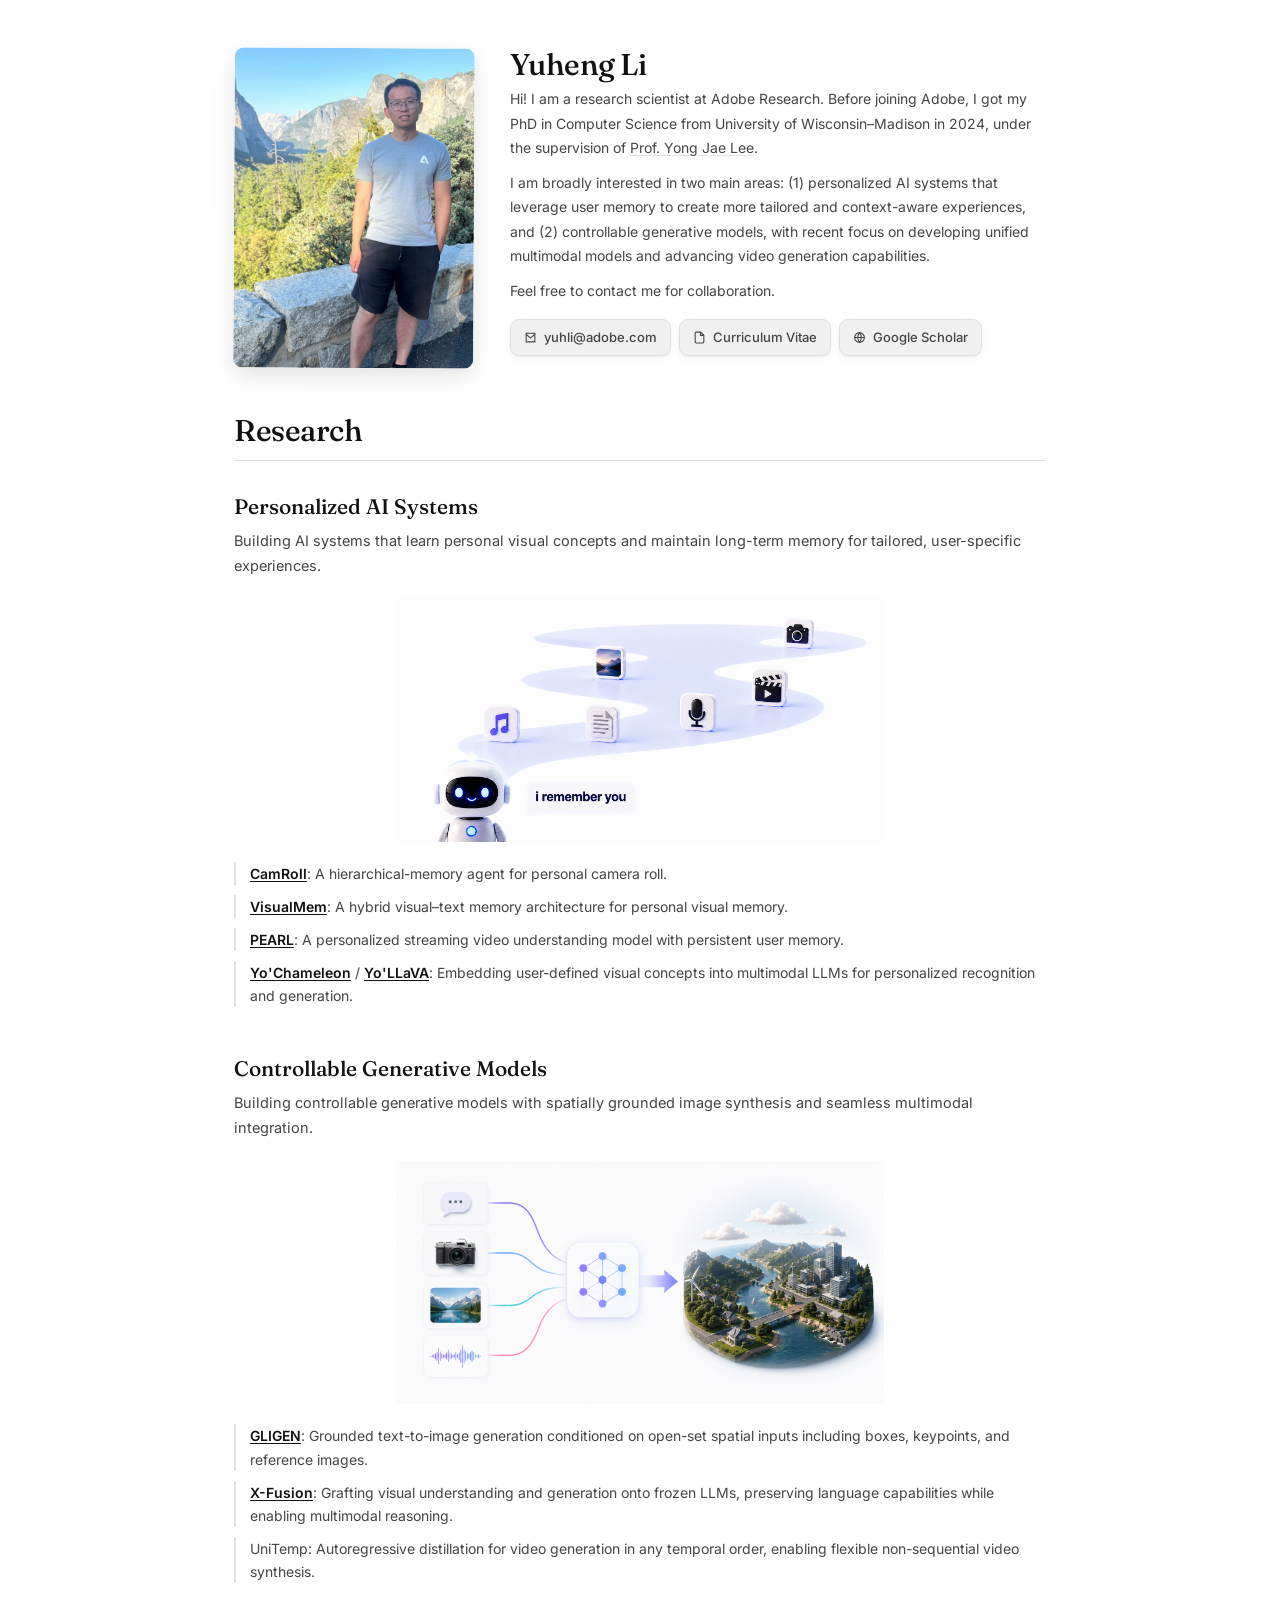
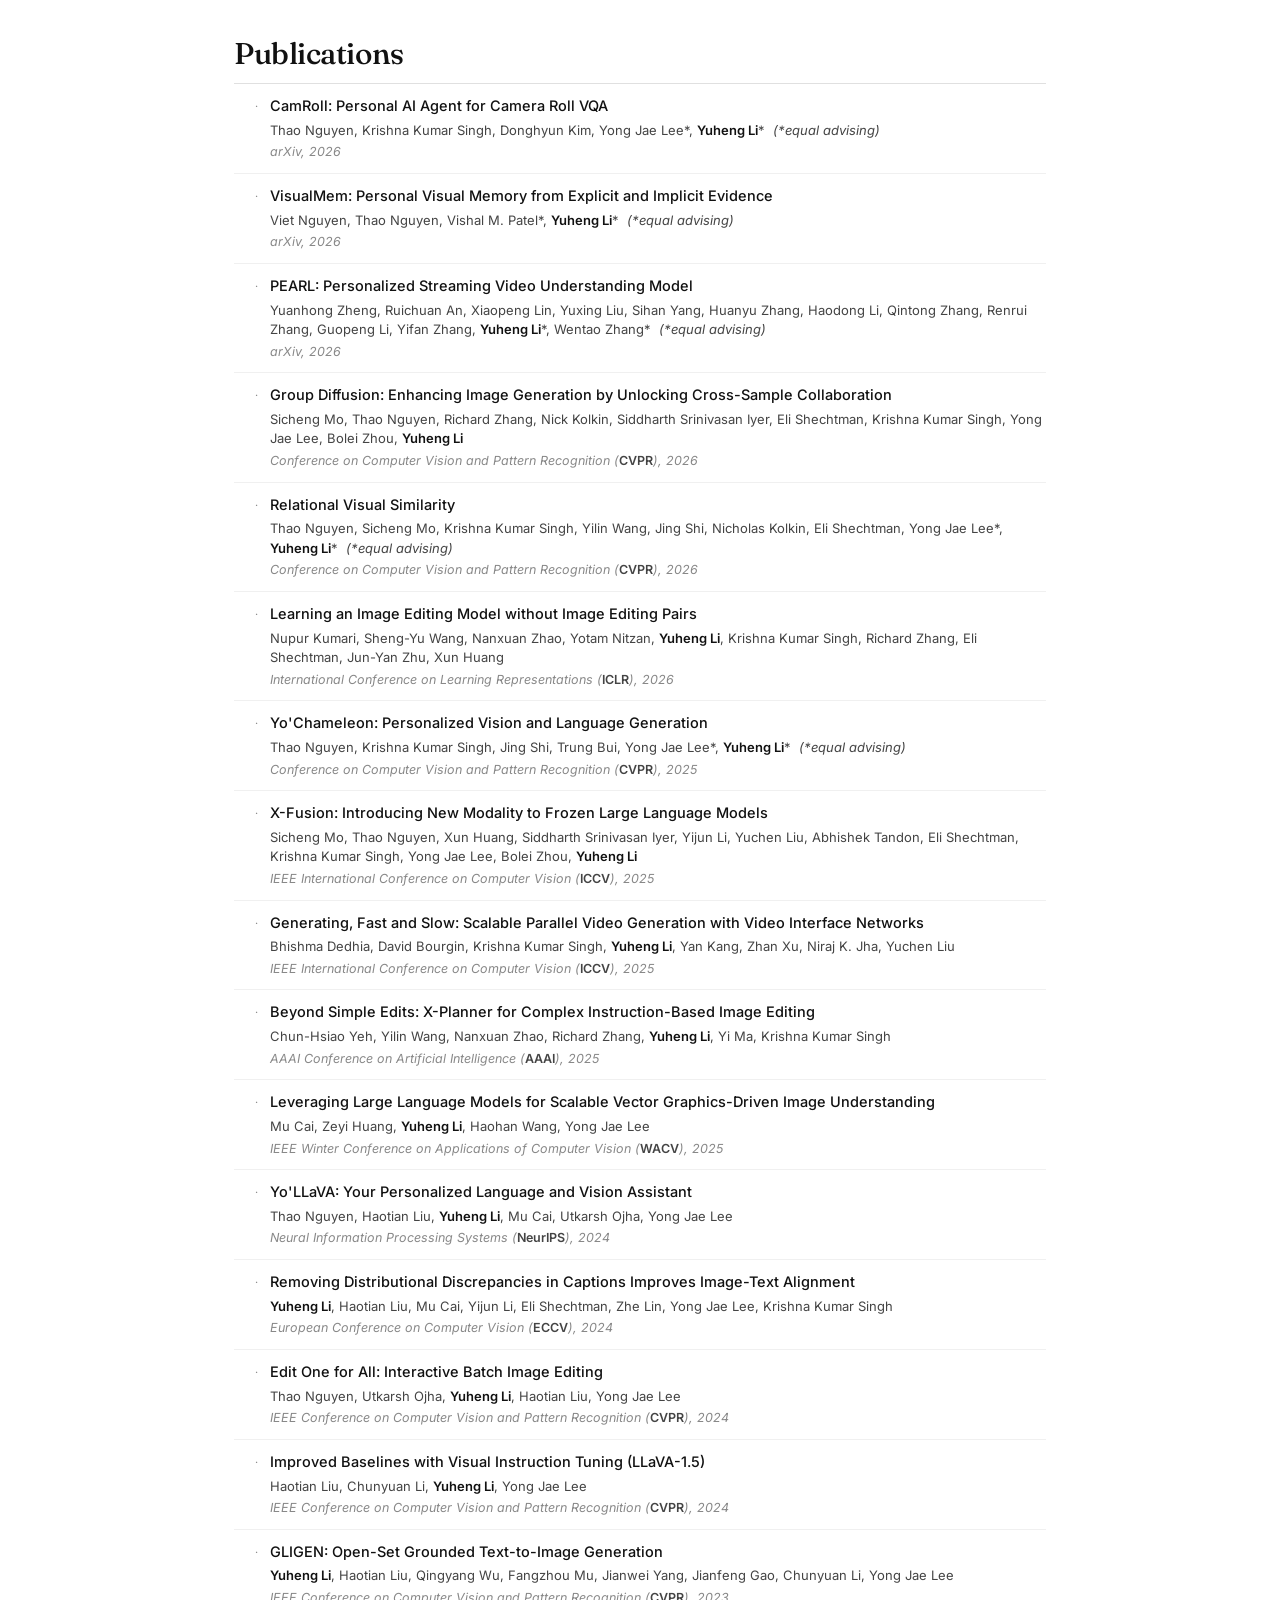
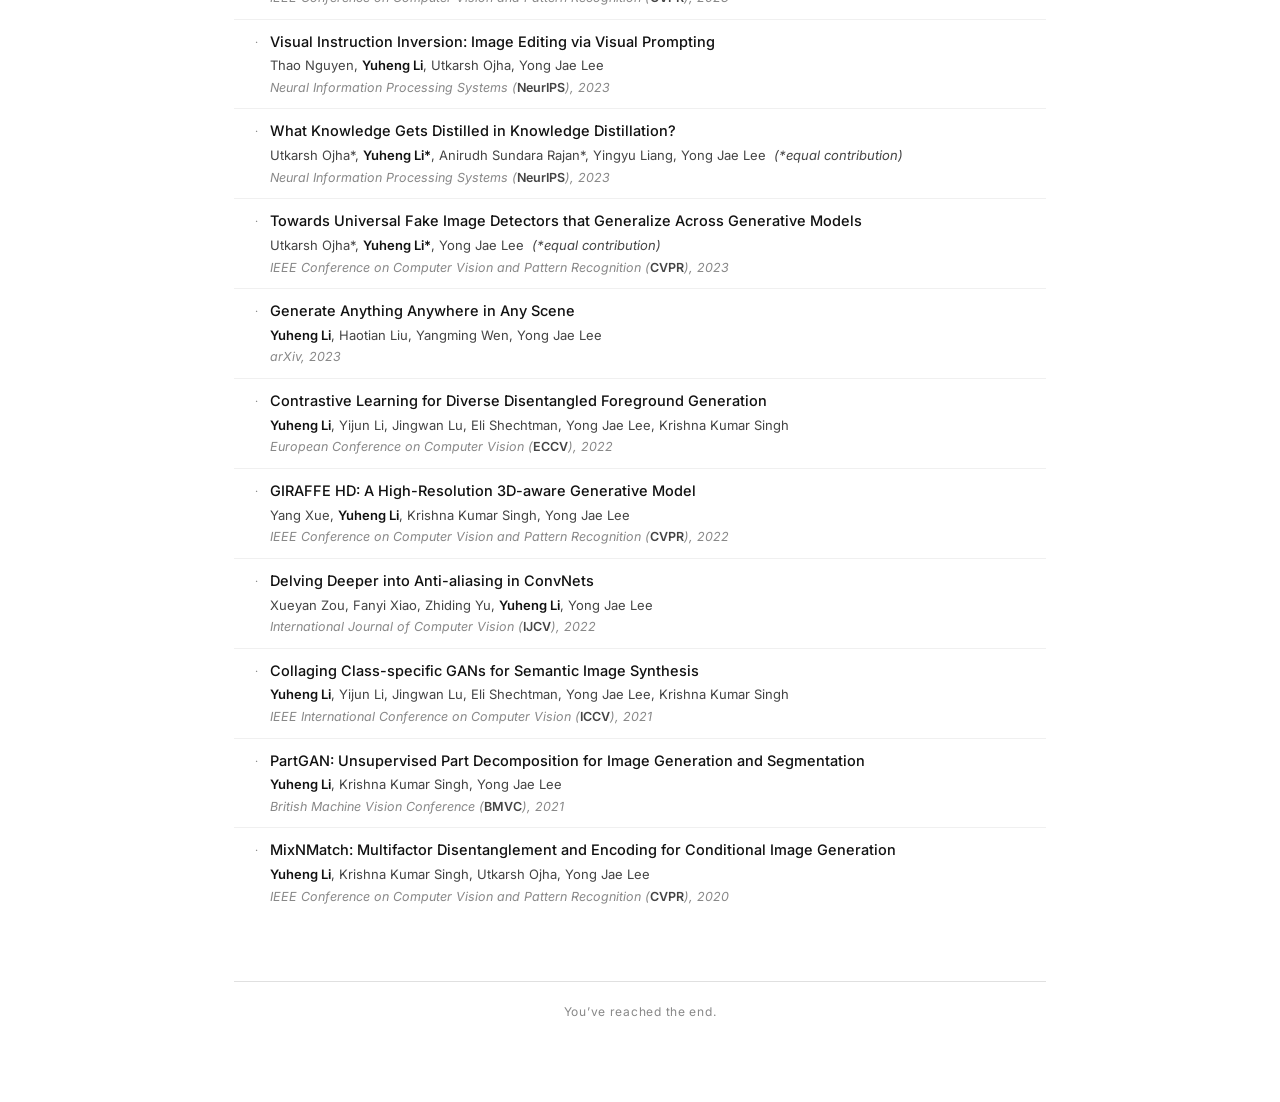
<file: index.html>
<!DOCTYPE HTML>
<html lang="en">
<head>
  <meta charset="UTF-8">
  <title>Yuheng Li</title>
  <meta name="author" content="Yuheng Li">
  <meta name="viewport" content="width=device-width, initial-scale=1">
  <meta property="og:description" content="Personal webpage of Yuheng Li." />
  <link rel="icon" type="image/png" href="./images/adobe-logo.png" />
  <link rel="preconnect" href="https://fonts.googleapis.com">
  <link rel="preconnect" href="https://fonts.gstatic.com" crossorigin>
  <link href="https://fonts.googleapis.com/css2?family=Fraunces:opsz,ital,wght@9..144,0,300;9..144,0,400;9..144,0,500;9..144,0,600;9..144,1,300;9..144,1,400;9..144,1,500&family=Inter:wght@300;400;500;600&display=swap" rel="stylesheet">

  <script async src="https://www.googletagmanager.com/gtag/js?id=UA-61135638-2"></script>
  <script>
    window.dataLayer = window.dataLayer || [];
    function gtag(){dataLayer.push(arguments);}
    gtag('js', new Date());
    gtag('config', 'UA-61135638-2');
  </script>

  <style>
    :root {
      --bg:           #ffffff;
      --surface:      #ffffff;
      --surface-soft: #f0f0f0;
      --ink:          #111111;
      --ink-soft:     #444444;
      --muted:        #888888;
      --line:         #e0e0e0;
      --link:         #111111;
      --link-hover:   #555555;
      --radius:       14px;
      --radius-sm:    9px;
      --shadow-sm: 0 1px 3px rgba(0,0,0,.06), 0 3px 8px rgba(0,0,0,.04);
      --shadow-md: 0 6px 20px rgba(0,0,0,.08), 0 12px 32px rgba(0,0,0,.05);
      --shadow-lg: 0 12px 40px rgba(0,0,0,.10), 0 24px 60px rgba(0,0,0,.07);
    }

    *, *::before, *::after { box-sizing: border-box; margin: 0; padding: 0; }
    html { scroll-behavior: smooth; }

    body {
      background: var(--bg);
      color: var(--ink);
      font-family: 'Inter', -apple-system, BlinkMacSystemFont, 'Segoe UI', sans-serif;
      font-size: 15px;
      line-height: 1.65;
      -webkit-font-smoothing: antialiased;
    }

    a { color: var(--link); text-decoration: none; transition: color .18s; }
    a:hover { color: var(--link-hover); }
    strong { font-weight: 600; color: var(--ink); }

    /* ── Layout ── */
    .layout {
      max-width: 860px;
      margin: 0 auto;
      padding: 48px 24px 80px;
      display: flex;
      flex-direction: column;
      gap: 48px;
    }

    /* ── Profile card (top) ── */
    .profile-section {
      display: flex;
      flex-direction: row;
      gap: 36px;
      align-items: flex-start;
    }

    .profile-photo {
      width: 240px;
      flex-shrink: 0;
      aspect-ratio: 3/4;
      border-radius: var(--radius-sm);
      overflow: hidden;
      box-shadow: var(--shadow-md);
      transform: rotate(0.3deg);
      transition: transform .4s cubic-bezier(.2,.8,.2,1);
    }
    .profile-photo:hover { transform: rotate(0deg) scale(1.01); }
    .profile-photo img {
      width: 100%; height: 100%;
      object-fit: cover;
      object-position: center top;
      display: block;
    }

    .profile-info {
      flex: 1;
      min-width: 0;
      display: flex;
      flex-direction: column;
    }

    .profile-name {
      font-family: 'Fraunces', Georgia, serif;
      font-size: 30px;
      font-weight: 500;
      letter-spacing: -0.02em;
      line-height: 1.1;
      margin-bottom: 6px;
    }
    .profile-name em {
      font-style: italic;
      font-weight: 400;
      color: var(--ink-soft);
    }

    .profile-role {
      display: inline-block;
      font-size: 11px;
      letter-spacing: 0.14em;
      text-transform: uppercase;
      color: var(--muted);
      font-weight: 500;
      margin-bottom: 14px;
    }

    .profile-bio {
      font-size: 14px;
      line-height: 1.75;
      color: var(--ink-soft);
      margin-bottom: 10px;
    }
    .profile-bio:last-of-type { margin-bottom: 16px; }
    .profile-bio a { color: var(--ink-soft); text-decoration: underline; text-underline-offset: 2px; text-decoration-color: var(--line); }
    .profile-bio a:hover { color: var(--ink); }

    .profile-callout {
      margin-bottom: 18px;
      font-size: 13px;
      color: var(--muted);
      font-weight: 500;
    }

    .profile-links {
      display: flex;
      flex-direction: row;
      flex-wrap: wrap;
      gap: 8px;
    }
    .profile-link {
      display: inline-flex;
      align-items: center;
      gap: 7px;
      padding: 7px 13px;
      background: var(--surface-soft);
      border: 1px solid var(--line);
      border-radius: var(--radius-sm);
      font-size: 13px;
      font-weight: 500;
      color: var(--ink-soft);
      box-shadow: var(--shadow-sm);
      transition: transform .16s, border-color .16s, color .16s;
    }
    .profile-link:hover {
      transform: translateY(-2px);
      border-color: var(--ink);
      color: var(--ink);
    }
    .profile-link svg { width: 13px; height: 13px; flex-shrink: 0; }

    /* ── Main ── */
    .content { min-width: 0; }

    .section-header {
      display: flex;
      align-items: center;
      justify-content: space-between;
      margin-bottom: 6px;
      padding-bottom: 14px;
      border-bottom: 1px solid var(--line);
    }

    .section-title {
      font-family: 'Fraunces', Georgia, serif;
      font-size: 30px;
      font-weight: 500;
      letter-spacing: -0.015em;
      line-height: 1;
    }

    .section-sub {
      font-size: 14px;
      color: var(--muted);
      margin: 8px 0 28px;
    }

    /* ── Research area ── */
    .research-area { margin-bottom: 44px; scroll-margin-top: 20px; }

    .area-tag {
      display: inline-flex;
      align-items: center;
      gap: 10px;
      font-size: 10.5px;
      letter-spacing: 0.22em;
      text-transform: uppercase;
      color: var(--muted);
      margin-bottom: 8px;
      font-weight: 500;
    }
    .area-tag::before {
      content: '';
      width: 20px; height: 1px;
      background: currentColor;
      display: inline-block;
    }

    .area-title {
      font-family: 'Fraunces', Georgia, serif;
      font-size: 21px;
      font-weight: 500;
      margin-bottom: 4px;
      color: var(--ink);
    }

    .area-desc {
      font-size: 13.5px;
      color: var(--ink-soft);
      margin-bottom: 16px;
    }

    /* ── Paper card (selected highlights) ── */
    .paper-card {
      display: grid;
      grid-template-columns: 168px 1fr;
      gap: 20px;
      align-items: start;
      padding: 18px;
      margin-bottom: 10px;
      background: var(--surface);
      border: 1px solid var(--line);
      border-radius: var(--radius);
      box-shadow: var(--shadow-sm);
      position: relative;
      overflow: hidden;
      opacity: 0;
      transform: translateY(10px);
      transition: transform .2s ease, box-shadow .2s ease, border-color .2s ease;
    }
    .paper-card::before {
      content: '';
      position: absolute;
      left: 0; top: 0; bottom: 0;
      width: 3px;
      background: transparent;
      transition: background .2s;
    }
    .paper-card:hover { transform: translateY(-2px); box-shadow: var(--shadow-md); border-color: rgba(0,0,0,.1); }
    .paper-card:hover::before { background: var(--ink); }
    .paper-card.in-view { opacity: 1; transform: translateY(0); }

    .paper-thumb {
      width: 168px; height: 126px;
      border-radius: var(--radius-sm);
      overflow: hidden;
      background: var(--surface-soft);
      flex-shrink: 0;
    }
    .paper-thumb a { display: block; width: 100%; height: 100%; }
    .paper-thumb img {
      width: 100%; height: 100%;
      object-fit: cover;
      object-position: center 35%;
      display: block;
      transition: transform .4s cubic-bezier(.2,.8,.2,1);
    }
    .paper-card:hover .paper-thumb img { transform: scale(1.05); }

    .paper-info { min-width: 0; }

    .paper-title {
      font-family: 'Fraunces', Georgia, serif;
      font-size: 16.5px;
      font-weight: 500;
      line-height: 1.3;
      color: var(--ink);
      display: inline-block;
      margin-bottom: 6px;
      transition: color .15s;
    }
    .paper-card a:hover .paper-title { color: var(--ink-soft); }

    .paper-authors {
      font-size: 13px;
      color: var(--ink-soft);
      line-height: 1.5;
      margin-bottom: 5px;
    }

    .paper-venue {
      font-size: 12.5px;
      color: var(--muted);
      font-style: italic;
      display: block;
      margin-bottom: 6px;
    }
    .paper-venue strong { font-style: normal; font-weight: 600; color: var(--ink-soft); font-size: 12.5px; }

    .paper-award {
      display: inline-flex;
      align-items: center;
      gap: 5px;
      font-size: 11.5px;
      color: var(--ink-soft);
      background: var(--surface-soft);
      border: 1px solid var(--line);
      padding: 2px 9px;
      border-radius: 999px;
      font-weight: 500;
      margin-bottom: 6px;
    }

    .paper-links {
      font-size: 13px;
      color: var(--muted);
    }
    .paper-links a {
      color: var(--ink-soft);
      font-weight: 500;
      text-decoration: underline;
      text-underline-offset: 2px;
      text-decoration-color: var(--line);
    }
    .paper-links a:hover { color: var(--ink); text-decoration-color: var(--ink); }

    /* ── Publications list (text only) ── */
    .pub-section { margin-top: 56px; }

    .pub-section .section-header { margin-bottom: 0; }
    .pub-section .pub-links { display: none; }

    .pub-item {
      display: grid;
      grid-template-columns: 24px 1fr;
      gap: 0 12px;
      padding: 10px 0;
      border-bottom: 1px solid var(--surface-soft);
    }
    .pub-item:last-child { border-bottom: none; }

    .pub-num {
      font-size: 11px;
      color: var(--muted);
      padding-top: 3px;
      text-align: right;
      font-feature-settings: "tnum";
    }

    .pub-body { min-width: 0; }

    .pub-title {
      font-size: 14.5px;
      font-weight: 500;
      color: var(--ink);
      line-height: 1.4;
      display: inline;
    }
    a.pub-title:hover { color: var(--ink-soft); text-decoration: underline; text-underline-offset: 2px; }

    .pub-authors {
      font-size: 13px;
      color: var(--ink-soft);
      margin-top: 2px;
      line-height: 1.5;
    }

    .pub-venue {
      font-size: 12.5px;
      color: var(--muted);
      font-style: italic;
      margin-top: 2px;
    }
    .pub-venue strong { font-style: normal; font-weight: 600; color: var(--ink-soft); }

    .pub-links {
      margin-top: 4px;
      font-size: 12.5px;
      display: flex;
      flex-wrap: wrap;
      gap: 8px;
    }
    .pub-links a {
      color: var(--muted);
      text-decoration: underline;
      text-underline-offset: 2px;
      text-decoration-color: var(--line);
      font-weight: 500;
    }
    .pub-links a:hover { color: var(--ink); text-decoration-color: var(--ink); }

    /* ── Theme block (image + text) ── */
    .theme-block {
      display: flex;
      flex-direction: column;
      gap: 20px;
    }

    .theme-image {
      width: 60%;
      aspect-ratio: 2/1;
      overflow: hidden;
      margin: 0 auto;
    }
    .theme-image img {
      width: 100%; height: 100%;
      object-fit: cover;
      display: block;
    }

    .theme-intro {
      font-size: 14.5px;
      color: var(--ink-soft);
      line-height: 1.75;
      margin-bottom: 20px;
    }

    .paper-list {
      list-style: none;
      display: flex;
      flex-direction: column;
      gap: 10px;
    }
    .paper-list li {
      font-size: 14px;
      color: var(--ink-soft);
      line-height: 1.65;
      padding-left: 14px;
      border-left: 2px solid var(--line);
    }
    .paper-list li a {
      font-weight: 600;
      color: var(--ink);
      text-decoration: underline;
      text-underline-offset: 2px;
    }
    .paper-list li a:hover {
      text-decoration: underline;
      text-underline-offset: 2px;
    }

    /* ── Animations ── */
    @keyframes fadeUp {
      from { opacity: 0; transform: translateY(12px); }
      to   { opacity: 1; transform: translateY(0); }
    }
    .fade-up { animation: fadeUp .55s cubic-bezier(.2,.8,.2,1) both; }
    .d1 { animation-delay: .06s; }
    .d2 { animation-delay: .13s; }
    .d3 { animation-delay: .20s; }
    .d4 { animation-delay: .27s; }
    .d5 { animation-delay: .34s; }

    /* ── Footer ── */
    .site-footer {
      margin-top: 64px;
      padding-top: 20px;
      border-top: 1px solid var(--line);
      text-align: center;
      font-size: 12px;
      color: var(--muted);
      letter-spacing: 0.06em;
    }

    /* ── Responsive ── */
    @media (max-width: 640px) {
      .layout { padding: 24px 16px 64px; gap: 32px; }
      .profile-section { flex-direction: column; align-items: center; text-align: center; padding: 24px 20px; }
      .profile-photo { width: 120px; aspect-ratio: 1/1; }
      .profile-links { justify-content: center; }
      .theme-block { grid-template-columns: 1fr; }
      .theme-image { width: 100%; aspect-ratio: 16/9; position: static; }
      .section-title { font-size: 24px; }
      .pub-item { grid-template-columns: 1fr; }
      .pub-num { display: none; }
    }
  </style>
</head>

<body>
<div class="layout">

  <!-- ── PROFILE ── -->
  <section class="profile-section fade-up">
    <div class="profile-photo">
      <img src="images/yosemite3.jpg" alt="Yuheng Li">
    </div>
    <div class="profile-info">
      <h1 class="profile-name">Yuheng Li</h1>
      <p class="profile-bio">Hi! I am a research scientist at Adobe Research. Before joining Adobe, I got my PhD in Computer Science from University of Wisconsin&ndash;Madison in 2024, under the supervision of <a href="https://pages.cs.wisc.edu/~yongjaelee/">Prof. Yong Jae Lee</a>.</p>
      <p class="profile-bio">I am broadly interested in two main areas: (1) personalized AI systems that leverage user memory to create more tailored and context-aware experiences, and (2) controllable generative models, with recent focus on developing unified multimodal models and advancing video generation capabilities.</p>
      <p class="profile-bio">Feel free to contact me for collaboration.</p>
      <nav class="profile-links">
        <a class="profile-link" href="mailto:yuhli@adobe.com">
          <svg viewBox="0 0 24 24" fill="none" stroke="currentColor" stroke-width="2"><path d="M4 4h16v16H4z"/><path d="m4 6 8 7 8-7"/></svg>
          yuhli@adobe.com
        </a>
        <a class="profile-link" href="files/CV.pdf">
          <svg viewBox="0 0 24 24" fill="none" stroke="currentColor" stroke-width="2"><path d="M14 2H6a2 2 0 0 0-2 2v16a2 2 0 0 0 2 2h12a2 2 0 0 0 2-2V8z"/><path d="M14 2v6h6"/></svg>
          Curriculum Vitae
        </a>
        <a class="profile-link" href="https://scholar.google.com/citations?user=ZphbAXEAAAAJ&hl=en" target="_blank">
          <svg viewBox="0 0 24 24" fill="none" stroke="currentColor" stroke-width="2"><circle cx="12" cy="12" r="9"/><path d="M3 12h18M12 3a14 14 0 0 1 0 18M12 3a14 14 0 0 0 0 18"/></svg>
          Google Scholar
        </a>
      </nav>
    </div>
  </section>

  <!-- ── MAIN ── -->
  <main class="content">

    <div class="section-header" style="margin-bottom: 28px;">
      <h2 class="section-title">Research</h2>
    </div>

    <!-- Theme 1 -->
    <div class="research-area" id="personalized">
      <h3 class="area-title">Personalized AI Systems</h3>

      <p class="theme-intro">
        Building AI systems that learn personal visual concepts and maintain long-term memory for tailored, user-specific experiences.
      </p>
      <div class="theme-block">
        <div class="theme-image">
          <img src="images/theme-personalization.png" alt="Personalized AI" onerror="this.parentElement.innerHTML='placeholder'">
        </div>
        <ul class="paper-list">
          <li>
            <a href="https://thaoshibe.github.io/camroll/" target="_blank">CamRoll</a>:
            A hierarchical-memory agent for personal camera roll.
          </li>
          <li>
            <a href="https://viettmab.github.io/visualmem-page/" target="_blank">VisualMem</a>:
            A hybrid visual&ndash;text memory architecture for personal visual memory.
          </li>
          <li>
            <a href="https://arxiv.org/abs/2603.20422" target="_blank">PEARL</a>:
            A personalized streaming video understanding model with persistent user memory.
          </li>
          <li>
            <a href="https://thaoshibe.github.io/YoChameleon/" target="_blank">Yo'Chameleon</a> /
            <a href="https://thaoshibe.github.io/YoLLaVA/" target="_blank">Yo'LLaVA</a>:
            Embedding user-defined visual concepts into multimodal LLMs for personalized recognition and generation.
          </li>
        </ul>
      </div>
    </div>

    <!-- Theme 2 -->
    <div class="research-area" id="controllable">
      <h3 class="area-title">Controllable Generative Models</h3>

      <p class="theme-intro">
        Building controllable generative models with spatially grounded image synthesis and seamless multimodal integration.
      </p>
      <div class="theme-block">
        <div class="theme-image">
          <img src="images/theme-controllable.png" alt="Controllable Generation" onerror="this.parentElement.innerHTML='placeholder'">
        </div>
        <ul class="paper-list">
          <li>
            <a href="https://gligen.github.io/" target="_blank">GLIGEN</a>:
            Grounded text-to-image generation conditioned on open-set spatial inputs including boxes, keypoints, and reference images.
          </li>
          <li>
            <a href="https://sichengmo.github.io/XFusion/" target="_blank">X-Fusion</a>:
            Grafting visual understanding and generation onto frozen LLMs, preserving language capabilities while enabling multimodal reasoning.
          </li>
          <li>
            UniTemp:
            Autoregressive distillation for video generation in any temporal order, enabling flexible non-sequential video synthesis.
          </li>
        </ul>
      </div>
    </div>

    <!-- ── All Publications (text only) ── -->
    <section class="pub-section">
      <div class="section-header">
        <h2 class="section-title">Publications</h2>
      </div>

      <div class="pub-item">
        <span class="pub-num">·</span>
        <div class="pub-body">
          <a class="pub-title" href="https://thaoshibe.github.io/camroll/" target="_blank">CamRoll: Personal AI Agent for Camera Roll VQA</a>
          <div class="pub-authors">Thao Nguyen, Krishna Kumar Singh, Donghyun Kim, Yong Jae Lee*, <strong>Yuheng Li</strong>* &nbsp;<em>(*equal advising)</em></div>
          <div class="pub-venue"><em>arXiv</em>, 2026</div>
          <div class="pub-links"><a href="https://thaoshibe.github.io/camroll/" target="_blank">Project</a> <a href="https://thaoshibe.github.io/camroll/page/demo.html" target="_blank">Demo</a> <a href="https://github.com/thaoshibe/camroll" target="_blank">Code</a> <a href="https://arxiv.org/abs/2606.05275" target="_blank">Paper</a></div>
        </div>
      </div>

      <div class="pub-item">
        <span class="pub-num">·</span>
        <div class="pub-body">
          <a class="pub-title" href="https://viettmab.github.io/visualmem-page/" target="_blank">VisualMem: Personal Visual Memory from Explicit and Implicit Evidence</a>
          <div class="pub-authors">Viet Nguyen, Thao Nguyen, Vishal M. Patel*, <strong>Yuheng Li</strong>* &nbsp;<em>(*equal advising)</em></div>
          <div class="pub-venue"><em>arXiv</em>, 2026</div>
          <div class="pub-links"><a href="https://viettmab.github.io/visualmem-page/" target="_blank">Project</a> <a href="https://github.com/viettmab/visualmem" target="_blank">Code</a> <a href="https://arxiv.org/abs/2605.28806" target="_blank">Paper</a></div>
        </div>
      </div>

      <div class="pub-item">
        <span class="pub-num">·</span>
        <div class="pub-body">
          <a class="pub-title" href="https://arxiv.org/abs/2603.20422" target="_blank">PEARL: Personalized Streaming Video Understanding Model</a>
          <div class="pub-authors">Yuanhong Zheng, Ruichuan An, Xiaopeng Lin, Yuxing Liu, Sihan Yang, Huanyu Zhang, Haodong Li, Qintong Zhang, Renrui Zhang, Guopeng Li, Yifan Zhang, <strong>Yuheng Li</strong>*, Wentao Zhang* &nbsp;<em>(*equal advising)</em></div>
          <div class="pub-venue"><em>arXiv</em>, 2026</div>
          <div class="pub-links"><a href="https://arxiv.org/abs/2603.20422" target="_blank">Paper</a> <a href="https://github.com/Yuanhong-Zheng/PEARL" target="_blank">Code</a></div>
        </div>
      </div>

      <div class="pub-item">
        <span class="pub-num">·</span>
        <div class="pub-body">
          <a class="pub-title" href="https://sichengmo.github.io/GroupDiff/" target="_blank">Group Diffusion: Enhancing Image Generation by Unlocking Cross-Sample Collaboration</a>
          <div class="pub-authors">Sicheng Mo, Thao Nguyen, Richard Zhang, Nick Kolkin, Siddharth Srinivasan Iyer, Eli Shechtman, Krishna Kumar Singh, Yong Jae Lee, Bolei Zhou, <strong>Yuheng Li</strong></div>
          <div class="pub-venue"><em>Conference on Computer Vision and Pattern Recognition</em> (<strong>CVPR</strong>), 2026</div>
          <div class="pub-links"><a href="https://sichengmo.github.io/GroupDiff/" target="_blank">Project</a> <a href="https://arxiv.org/abs/2512.10954" target="_blank">Paper</a></div>
        </div>
      </div>

      <div class="pub-item">
        <span class="pub-num">·</span>
        <div class="pub-body">
          <a class="pub-title" href="https://thaoshibe.github.io/relsim/" target="_blank">Relational Visual Similarity</a>
          <div class="pub-authors">Thao Nguyen, Sicheng Mo, Krishna Kumar Singh, Yilin Wang, Jing Shi, Nicholas Kolkin, Eli Shechtman, Yong Jae Lee*, <strong>Yuheng Li</strong>* &nbsp;<em>(*equal advising)</em></div>
          <div class="pub-venue"><em>Conference on Computer Vision and Pattern Recognition</em> (<strong>CVPR</strong>), 2026</div>
          <div class="pub-links"><a href="https://thaoshibe.github.io/relsim/" target="_blank">Project</a> <a href="https://arxiv.org/abs/2512.07833" target="_blank">Paper</a> <a href="https://github.com/thaoshibe/relsim" target="_blank">Code</a></div>
        </div>
      </div>

      <div class="pub-item">
        <span class="pub-num">·</span>
        <div class="pub-body">
          <a class="pub-title" href="https://nupurkmr9.github.io/npedit/" target="_blank">Learning an Image Editing Model without Image Editing Pairs</a>
          <div class="pub-authors">Nupur Kumari, Sheng-Yu Wang, Nanxuan Zhao, Yotam Nitzan, <strong>Yuheng Li</strong>, Krishna Kumar Singh, Richard Zhang, Eli Shechtman, Jun-Yan Zhu, Xun Huang</div>
          <div class="pub-venue"><em>International Conference on Learning Representations</em> (<strong>ICLR</strong>), 2026</div>
          <div class="pub-links"><a href="https://nupurkmr9.github.io/npedit/" target="_blank">Project</a> <a href="https://arxiv.org/abs/2510.14978" target="_blank">Paper</a></div>
        </div>
      </div>

      <div class="pub-item">
        <span class="pub-num">·</span>
        <div class="pub-body">
          <a class="pub-title" href="https://thaoshibe.github.io/YoChameleon/" target="_blank">Yo'Chameleon: Personalized Vision and Language Generation</a>
          <div class="pub-authors">Thao Nguyen, Krishna Kumar Singh, Jing Shi, Trung Bui, Yong Jae Lee*, <strong>Yuheng Li</strong>* &nbsp;<em>(*equal advising)</em></div>
          <div class="pub-venue"><em>Conference on Computer Vision and Pattern Recognition</em> (<strong>CVPR</strong>), 2025</div>
          <div class="pub-links"><a href="https://thaoshibe.github.io/YoChameleon/" target="_blank">Project</a> <a href="https://github.com/thaoshibe/YoChameleon" target="_blank">Code</a> <a href="https://arxiv.org/abs/2504.20998" target="_blank">Paper</a></div>
        </div>
      </div>

      <div class="pub-item">
        <span class="pub-num">·</span>
        <div class="pub-body">
          <a class="pub-title" href="https://sichengmo.github.io/XFusion/" target="_blank">X-Fusion: Introducing New Modality to Frozen Large Language Models</a>
          <div class="pub-authors">Sicheng Mo, Thao Nguyen, Xun Huang, Siddharth Srinivasan Iyer, Yijun Li, Yuchen Liu, Abhishek Tandon, Eli Shechtman, Krishna Kumar Singh, Yong Jae Lee, Bolei Zhou, <strong>Yuheng Li</strong></div>
          <div class="pub-venue"><em>IEEE International Conference on Computer Vision</em> (<strong>ICCV</strong>), 2025</div>
          <div class="pub-links"><a href="https://sichengmo.github.io/XFusion/" target="_blank">Project</a> <a href="https://sichengmo.github.io/XFusion/" target="_blank">Code</a> <a href="https://arxiv.org/abs/2504.20996" target="_blank">Paper</a></div>
        </div>
      </div>

      <div class="pub-item">
        <span class="pub-num">·</span>
        <div class="pub-body">
          <a class="pub-title" href="https://glitchinthematrix.github.io/vins/" target="_blank">Generating, Fast and Slow: Scalable Parallel Video Generation with Video Interface Networks</a>
          <div class="pub-authors">Bhishma Dedhia, David Bourgin, Krishna Kumar Singh, <strong>Yuheng Li</strong>, Yan Kang, Zhan Xu, Niraj K. Jha, Yuchen Liu</div>
          <div class="pub-venue"><em>IEEE International Conference on Computer Vision</em> (<strong>ICCV</strong>), 2025</div>
          <div class="pub-links"><a href="https://glitchinthematrix.github.io/vins/" target="_blank">Project</a> <a href="https://arxiv.org/abs/2503.17539" target="_blank">Paper</a></div>
        </div>
      </div>

      <div class="pub-item">
        <span class="pub-num">·</span>
        <div class="pub-body">
          <a class="pub-title" href="https://danielchyeh.github.io/x-planner/" target="_blank">Beyond Simple Edits: X-Planner for Complex Instruction-Based Image Editing</a>
          <div class="pub-authors">Chun-Hsiao Yeh, Yilin Wang, Nanxuan Zhao, Richard Zhang, <strong>Yuheng Li</strong>, Yi Ma, Krishna Kumar Singh</div>
          <div class="pub-venue"><em>AAAI Conference on Artificial Intelligence</em> (<strong>AAAI</strong>), 2025</div>
          <div class="pub-links"><a href="https://danielchyeh.github.io/x-planner/" target="_blank">Project</a> <a href="https://arxiv.org/abs/2507.05259" target="_blank">Paper</a></div>
        </div>
      </div>

      <div class="pub-item">
        <span class="pub-num">·</span>
        <div class="pub-body">
          <a class="pub-title" href="https://arxiv.org/abs/2306.06094" target="_blank">Leveraging Large Language Models for Scalable Vector Graphics-Driven Image Understanding</a>
          <div class="pub-authors">Mu Cai, Zeyi Huang, <strong>Yuheng Li</strong>, Haohan Wang, Yong Jae Lee</div>
          <div class="pub-venue"><em>IEEE Winter Conference on Applications of Computer Vision</em> (<strong>WACV</strong>), 2025</div>
        </div>
      </div>

      <div class="pub-item">
        <span class="pub-num">·</span>
        <div class="pub-body">
          <a class="pub-title" href="https://thaoshibe.github.io/YoLLaVA/" target="_blank">Yo'LLaVA: Your Personalized Language and Vision Assistant</a>
          <div class="pub-authors">Thao Nguyen, Haotian Liu, <strong>Yuheng Li</strong>, Mu Cai, Utkarsh Ojha, Yong Jae Lee</div>
          <div class="pub-venue"><em>Neural Information Processing Systems</em> (<strong>NeurIPS</strong>), 2024</div>
          <div class="pub-links"><a href="https://thaoshibe.github.io/YoLLaVA/" target="_blank">Project</a> <a href="https://github.com/WisconsinAIVision/YoLLaVA" target="_blank">Code</a> <a href="https://arxiv.org/abs/2406.09400" target="_blank">Paper</a></div>
        </div>
      </div>

      <div class="pub-item">
        <span class="pub-num">·</span>
        <div class="pub-body">
          <a class="pub-title" href="https://yuheng-li.github.io/LLaVA-score/" target="_blank">Removing Distributional Discrepancies in Captions Improves Image-Text Alignment</a>
          <div class="pub-authors"><strong>Yuheng Li</strong>, Haotian Liu, Mu Cai, Yijun Li, Eli Shechtman, Zhe Lin, Yong Jae Lee, Krishna Kumar Singh</div>
          <div class="pub-venue"><em>European Conference on Computer Vision</em> (<strong>ECCV</strong>), 2024</div>
          <div class="pub-links"><a href="https://yuheng-li.github.io/LLaVA-score/" target="_blank">Project</a> <a href="https://arxiv.org/abs/2410.00905" target="_blank">Paper</a></div>
        </div>
      </div>

      <div class="pub-item">
        <span class="pub-num">·</span>
        <div class="pub-body">
          <a class="pub-title" href="https://thaoshibe.github.io/edit-one-for-all" target="_blank">Edit One for All: Interactive Batch Image Editing</a>
          <div class="pub-authors">Thao Nguyen, Utkarsh Ojha, <strong>Yuheng Li</strong>, Haotian Liu, Yong Jae Lee</div>
          <div class="pub-venue"><em>IEEE Conference on Computer Vision and Pattern Recognition</em> (<strong>CVPR</strong>), 2024</div>
          <div class="pub-links"><a href="https://thaoshibe.github.io/edit-one-for-all" target="_blank">Project</a> <a href="https://github.com/thaoshibe/edit-one-for-all" target="_blank">Code</a> <a href="https://arxiv.org/abs/2401.10219" target="_blank">Paper</a></div>
        </div>
      </div>

      <div class="pub-item">
        <span class="pub-num">·</span>
        <div class="pub-body">
          <a class="pub-title" href="https://llava-vl.github.io/" target="_blank">Improved Baselines with Visual Instruction Tuning (LLaVA-1.5)</a>
          <div class="pub-authors">Haotian Liu, Chunyuan Li, <strong>Yuheng Li</strong>, Yong Jae Lee</div>
          <div class="pub-venue"><em>IEEE Conference on Computer Vision and Pattern Recognition</em> (<strong>CVPR</strong>), 2024</div>
          <div class="pub-links"><a href="https://llava-vl.github.io/" target="_blank">Project</a> <a href="https://github.com/haotian-liu/LLaVA" target="_blank">Code</a> <a href="https://arxiv.org/abs/2310.03744" target="_blank">Paper</a></div>
        </div>
      </div>

      <div class="pub-item">
        <span class="pub-num">·</span>
        <div class="pub-body">
          <a class="pub-title" href="https://gligen.github.io/" target="_blank">GLIGEN: Open-Set Grounded Text-to-Image Generation</a>
          <div class="pub-authors"><strong>Yuheng Li</strong>, Haotian Liu, Qingyang Wu, Fangzhou Mu, Jianwei Yang, Jianfeng Gao, Chunyuan Li, Yong Jae Lee</div>
          <div class="pub-venue"><em>IEEE Conference on Computer Vision and Pattern Recognition</em> (<strong>CVPR</strong>), 2023</div>
          <div class="pub-links"><a href="https://arxiv.org/abs/2301.07093" target="_blank">arXiv</a> <a href="https://github.com/gligen/GLIGEN" target="_blank">Code</a> <a href="https://gligen.github.io/" target="_blank">Project</a> <a href="https://huggingface.co/spaces/gligen/demo" target="_blank">Demo</a></div>
        </div>
      </div>

      <div class="pub-item">
        <span class="pub-num">·</span>
        <div class="pub-body">
          <a class="pub-title" href="https://thaoshibe.github.io/visii" target="_blank">Visual Instruction Inversion: Image Editing via Visual Prompting</a>
          <div class="pub-authors">Thao Nguyen, <strong>Yuheng Li</strong>, Utkarsh Ojha, Yong Jae Lee</div>
          <div class="pub-venue"><em>Neural Information Processing Systems</em> (<strong>NeurIPS</strong>), 2023</div>
          <div class="pub-links"><a href="https://thaoshibe.github.io/visii" target="_blank">Project</a> <a href="https://github.com/thaoshibe/visii" target="_blank">Code</a> <a href="https://arxiv.org/abs/2307.14331" target="_blank">Paper</a></div>
        </div>
      </div>

      <div class="pub-item">
        <span class="pub-num">·</span>
        <div class="pub-body">
          <a class="pub-title" href="https://arxiv.org/abs/2205.16004" target="_blank">What Knowledge Gets Distilled in Knowledge Distillation?</a>
          <div class="pub-authors">Utkarsh Ojha*, <strong>Yuheng Li*</strong>, Anirudh Sundara Rajan*, Yingyu Liang, Yong Jae Lee &nbsp;<em>(*equal contribution)</em></div>
          <div class="pub-venue"><em>Neural Information Processing Systems</em> (<strong>NeurIPS</strong>), 2023</div>
        </div>
      </div>

      <div class="pub-item">
        <span class="pub-num">·</span>
        <div class="pub-body">
          <a class="pub-title" href="https://arxiv.org/abs/2302.10174" target="_blank">Towards Universal Fake Image Detectors that Generalize Across Generative Models</a>
          <div class="pub-authors">Utkarsh Ojha*, <strong>Yuheng Li*</strong>, Yong Jae Lee &nbsp;<em>(*equal contribution)</em></div>
          <div class="pub-venue"><em>IEEE Conference on Computer Vision and Pattern Recognition</em> (<strong>CVPR</strong>), 2023</div>
        </div>
      </div>

      <div class="pub-item">
        <span class="pub-num">·</span>
        <div class="pub-body">
          <a class="pub-title" href="https://arxiv.org/abs/2306.17154" target="_blank">Generate Anything Anywhere in Any Scene</a>
          <div class="pub-authors"><strong>Yuheng Li</strong>, Haotian Liu, Yangming Wen, Yong Jae Lee</div>
          <div class="pub-venue"><em>arXiv</em>, 2023</div>
        </div>
      </div>

      <div class="pub-item">
        <span class="pub-num">·</span>
        <div class="pub-body">
          <a class="pub-title" href="https://arxiv.org/abs/2211.02707" target="_blank">Contrastive Learning for Diverse Disentangled Foreground Generation</a>
          <div class="pub-authors"><strong>Yuheng Li</strong>, Yijun Li, Jingwan Lu, Eli Shechtman, Yong Jae Lee, Krishna Kumar Singh</div>
          <div class="pub-venue"><em>European Conference on Computer Vision</em> (<strong>ECCV</strong>), 2022</div>
        </div>
      </div>

      <div class="pub-item">
        <span class="pub-num">·</span>
        <div class="pub-body">
          <a class="pub-title" href="https://arxiv.org/abs/2203.14954" target="_blank">GIRAFFE HD: A High-Resolution 3D-aware Generative Model</a>
          <div class="pub-authors">Yang Xue, <strong>Yuheng Li</strong>, Krishna Kumar Singh, Yong Jae Lee</div>
          <div class="pub-venue"><em>IEEE Conference on Computer Vision and Pattern Recognition</em> (<strong>CVPR</strong>), 2022</div>
          <div class="pub-links"><a href="https://arxiv.org/abs/2203.14954" target="_blank">arXiv</a> <a href="https://github.com/AustinXY/GIRAFFEHD" target="_blank">Code</a></div>
        </div>
      </div>

      <div class="pub-item">
        <span class="pub-num">·</span>
        <div class="pub-body">
          <a class="pub-title" href="https://maureenzou.github.io/ddac/" target="_blank">Delving Deeper into Anti-aliasing in ConvNets</a>
          <div class="pub-authors">Xueyan Zou, Fanyi Xiao, Zhiding Yu, <strong>Yuheng Li</strong>, Yong Jae Lee</div>
          <div class="pub-venue"><em>International Journal of Computer Vision</em> (<strong>IJCV</strong>), 2022</div>
        </div>
      </div>

      <div class="pub-item">
        <span class="pub-num">·</span>
        <div class="pub-body">
          <a class="pub-title" href="https://yuheng-li.github.io/CollageGAN/" target="_blank">Collaging Class-specific GANs for Semantic Image Synthesis</a>
          <div class="pub-authors"><strong>Yuheng Li</strong>, Yijun Li, Jingwan Lu, Eli Shechtman, Yong Jae Lee, Krishna Kumar Singh</div>
          <div class="pub-venue"><em>IEEE International Conference on Computer Vision</em> (<strong>ICCV</strong>), 2021</div>
          <div class="pub-links"><a href="https://arxiv.org/abs/2110.04281v1" target="_blank">arXiv</a> <a href="https://yuheng-li.github.io/CollageGAN/" target="_blank">Project</a></div>
        </div>
      </div>

      <div class="pub-item">
        <span class="pub-num">·</span>
        <div class="pub-body">
          <a class="pub-title" href="https://www.bmvc2021-virtualconference.com/conference/papers/paper_0057.html" target="_blank">PartGAN: Unsupervised Part Decomposition for Image Generation and Segmentation</a>
          <div class="pub-authors"><strong>Yuheng Li</strong>, Krishna Kumar Singh, Yong Jae Lee</div>
          <div class="pub-venue"><em>British Machine Vision Conference</em> (<strong>BMVC</strong>), 2021</div>
        </div>
      </div>

      <div class="pub-item">
        <span class="pub-num">·</span>
        <div class="pub-body">
          <a class="pub-title" href="https://arxiv.org/abs/1911.11758" target="_blank">MixNMatch: Multifactor Disentanglement and Encoding for Conditional Image Generation</a>
          <div class="pub-authors"><strong>Yuheng Li</strong>, Krishna Kumar Singh, Utkarsh Ojha, Yong Jae Lee</div>
          <div class="pub-venue"><em>IEEE Conference on Computer Vision and Pattern Recognition</em> (<strong>CVPR</strong>), 2020</div>
          <div class="pub-links"><a href="https://arxiv.org/abs/1911.11758" target="_blank">arXiv</a> <a href="https://github.com/Yuheng-Li/MixNMatch" target="_blank">Code</a></div>
        </div>
      </div>

    </section>

    <footer class="site-footer">You&rsquo;ve reached the end.</footer>

  </main>
</div>

<script>
  document.addEventListener('DOMContentLoaded', function () {
    if ('IntersectionObserver' in window) {
      const io = new IntersectionObserver(entries => {
        entries.forEach(e => {
          if (e.isIntersecting) { e.target.classList.add('in-view'); io.unobserve(e.target); }
        });
      }, { threshold: 0.06, rootMargin: '0px 0px -24px 0px' });
      document.querySelectorAll('.paper-card').forEach(p => io.observe(p));
    } else {
      document.querySelectorAll('.paper-card').forEach(p => p.classList.add('in-view'));
    }
  });
</script>
</body>
</html>
</file>
